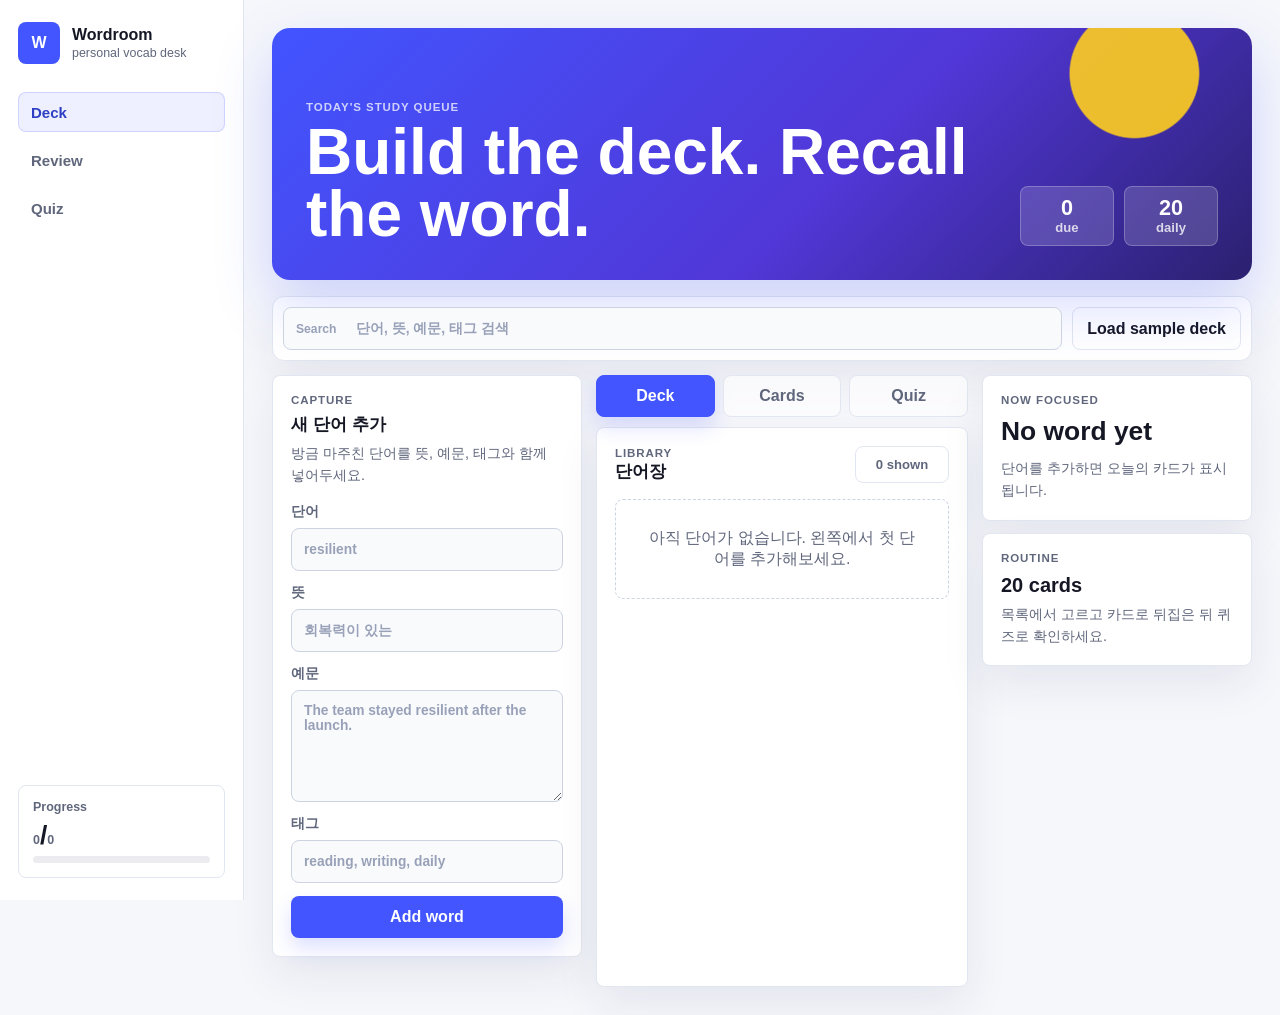
<file: index.html>
<!doctype html>
<html lang="ko">
  <head>
    <meta charset="UTF-8" />
    <meta name="viewport" content="width=device-width, initial-scale=1.0" />
    <title>Wordroom</title>
    <link rel="stylesheet" href="styles.css" />
  </head>
  <body>
    <div class="app-shell">
      <aside class="rail" aria-label="앱 내비게이션">
        <a class="brand" href="#" aria-label="Wordroom 홈">
          <span class="brand-mark">W</span>
          <span>
            <strong>Wordroom</strong>
            <small>personal vocab desk</small>
          </span>
        </a>

        <nav class="rail-nav" aria-label="주요 메뉴">
          <a class="rail-link active" href="#listView" data-view="list">Deck</a>
          <a class="rail-link" href="#cardsView" data-view="cards">Review</a>
          <a class="rail-link" href="#quizView" data-view="quiz">Quiz</a>
        </nav>

        <div class="rail-card">
          <span>Progress</span>
          <strong><span id="learnedCount">0</span>/<span id="totalCount">0</span></strong>
          <div class="mini-progress" aria-hidden="true"><i id="progressFill"></i></div>
        </div>
      </aside>

      <main class="main-stage">
        <header class="topbar">
          <div>
            <p class="eyebrow">Today's study queue</p>
            <h1>Build the deck. Recall the word.</h1>
          </div>
          <div class="stats" aria-label="학습 통계">
            <span><strong id="dueCount">0</strong> due</span>
            <span><strong id="sessionCount">20</strong> daily</span>
          </div>
        </header>

        <section class="command-strip" aria-label="단어장 도구">
          <label class="search-box">
            <span aria-hidden="true">Search</span>
            <input id="searchInput" type="search" placeholder="단어, 뜻, 예문, 태그 검색" />
          </label>
          <button class="ghost-btn" id="seedBtn" type="button">Load sample deck</button>
        </section>

        <main class="workspace">
          <section class="panel word-form" aria-labelledby="addWordTitle">
            <div class="section-heading">
              <p class="eyebrow">Capture</p>
              <h2 id="addWordTitle">새 단어 추가</h2>
              <p>방금 마주친 단어를 뜻, 예문, 태그와 함께 넣어두세요.</p>
            </div>

            <form id="wordForm">
              <label>
                단어
                <input id="wordInput" type="text" autocomplete="off" required placeholder="resilient" />
              </label>
              <label>
                뜻
                <input id="meaningInput" type="text" autocomplete="off" required placeholder="회복력이 있는" />
              </label>
              <label>
                예문
                <textarea id="exampleInput" rows="4" placeholder="The team stayed resilient after the launch."></textarea>
              </label>
              <label>
                태그
                <input id="tagInput" type="text" autocomplete="off" placeholder="reading, writing, daily" />
              </label>
              <button class="primary-btn" type="submit">Add word</button>
            </form>
          </section>

          <section class="study-area">
            <nav class="tabs" aria-label="학습 모드">
              <button class="tab active" type="button" data-view="list">Deck</button>
              <button class="tab" type="button" data-view="cards">Cards</button>
              <button class="tab" type="button" data-view="quiz">Quiz</button>
            </nav>

            <section class="panel view active" id="listView" aria-labelledby="wordListTitle">
              <div class="section-heading inline">
                <div>
                  <p class="eyebrow">Library</p>
                  <h2 id="wordListTitle">단어장</h2>
                </div>
                <span class="status-pill"><span id="shownCount">0</span> shown</span>
              </div>

              <div class="word-list" id="wordList"></div>
              <p class="empty-state" id="emptyState">아직 단어가 없습니다. 첫 단어를 추가해보세요.</p>
            </section>

            <section class="panel view" id="cardsView" aria-labelledby="cardTitle">
              <div class="section-heading inline">
                <div>
                  <p class="eyebrow">Review</p>
                  <h2 id="cardTitle">플래시카드</h2>
                </div>
                <span class="status-pill">tap to flip</span>
              </div>

              <button class="flashcard" id="flashcard" type="button">
                <span id="cardLabel">word</span>
                <strong id="cardWord">단어 없음</strong>
                <small id="cardHint">단어를 추가하면 카드가 시작됩니다.</small>
              </button>

              <div class="card-actions">
                <button class="secondary-btn" id="prevCardBtn" type="button">Previous</button>
                <button class="primary-btn" id="knowBtn" type="button">I know this</button>
                <button class="secondary-btn" id="nextCardBtn" type="button">Next</button>
              </div>
            </section>

            <section class="panel view" id="quizView" aria-labelledby="quizTitle">
              <div class="section-heading inline">
                <div>
                  <p class="eyebrow">Recall</p>
                  <h2 id="quizTitle">뜻 맞히기</h2>
                </div>
                <span class="status-pill" id="quizProgress">0 / 0</span>
              </div>

              <div class="quiz-card">
                <strong id="quizWord">단어가 필요합니다</strong>
                <div class="options" id="quizOptions"></div>
                <p id="quizResult" class="quiz-result"></p>
              </div>
            </section>
          </section>

          <aside class="insight-panel" aria-label="학습 요약">
            <section class="panel focus-card">
              <p class="eyebrow">Now focused</p>
              <strong id="focusWord">No word yet</strong>
              <span id="focusMeaning">단어를 추가하면 오늘의 카드가 표시됩니다.</span>
            </section>

            <section class="panel rhythm-card">
              <p class="eyebrow">Routine</p>
              <div>
                <strong>20 cards</strong>
                <span>목록에서 고르고 카드로 뒤집은 뒤 퀴즈로 확인하세요.</span>
              </div>
            </section>
          </aside>
        </main>
      </main>
    </div>

    <script src="app.js"></script>
  </body>
</html>
</file>
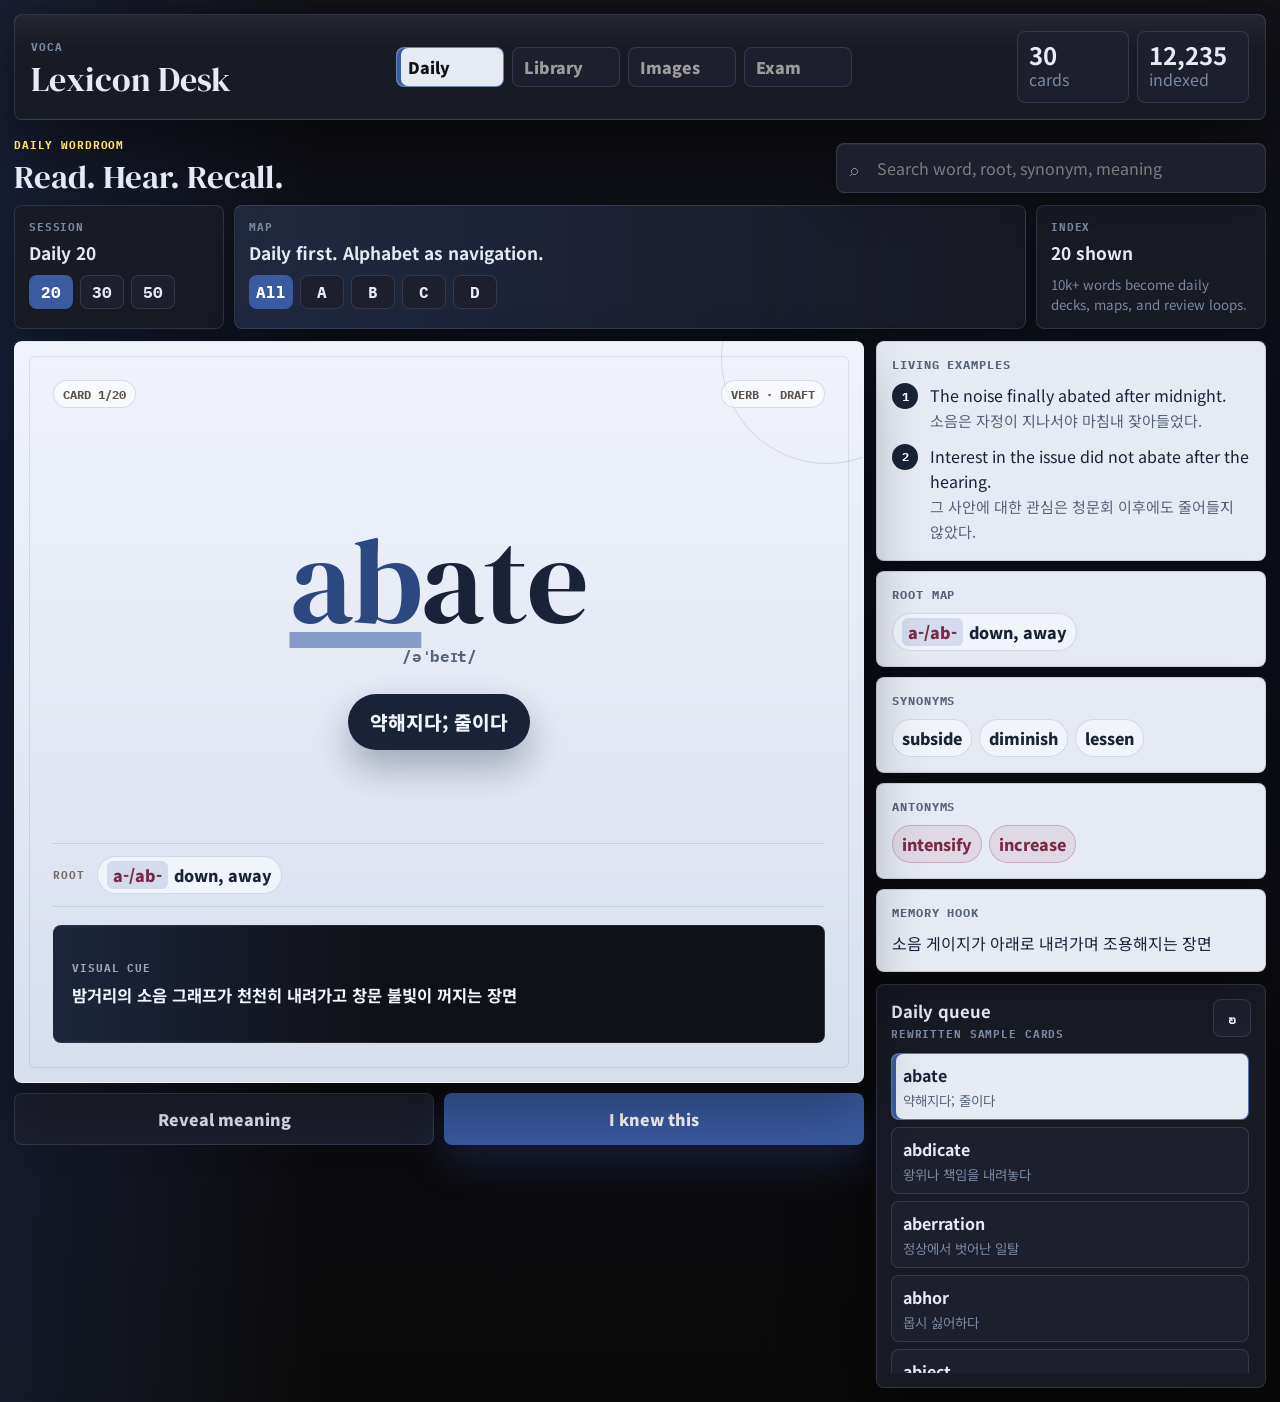
<file: app/index.html>
<!doctype html>
<html lang="ko">
  <head>
    <meta charset="UTF-8" />
    <meta name="viewport" content="width=device-width, initial-scale=1.0" />
    <title>Voca App</title>
    <link rel="icon" href="data:," />
    <link rel="stylesheet" href="styles.css" />
  </head>
  <body>
    <main class="study-shell">
      <aside class="side-rail" aria-label="학습 메뉴">
        <div>
          <p class="rail-kicker">voca</p>
          <h1>Lexicon Desk</h1>
        </div>
        <nav class="rail-nav" aria-label="주요 섹션">
          <button class="rail-item active" type="button">Daily</button>
          <button class="rail-item" type="button">Library</button>
          <button class="rail-item" type="button">Images</button>
          <button class="rail-item" type="button">Exam</button>
        </nav>
        <div class="rail-stats" aria-label="데이터 상태">
          <span><strong id="totalCount">0</strong> cards</span>
          <span><strong id="indexCount">0</strong> indexed</span>
        </div>
      </aside>

      <section class="study-main">
        <header class="command-center">
          <div>
            <p class="eyebrow">Daily wordroom</p>
            <h2>Read. Hear. Recall.</h2>
          </div>
          <label class="search-box">
            <span aria-hidden="true">⌕</span>
            <input id="searchInput" type="search" autocomplete="off" placeholder="Search word, root, synonym, meaning" />
          </label>
        </header>

        <section class="deck-strip" aria-label="학습 설정">
          <div class="mission-tile">
            <p>Session</p>
            <strong id="dailyLabel">Daily 20</strong>
            <div class="segmented" aria-label="하루 학습량">
              <button class="segment active" type="button" data-daily-size="20">20</button>
              <button class="segment" type="button" data-daily-size="30">30</button>
              <button class="segment" type="button" data-daily-size="50">50</button>
            </div>
          </div>
          <div class="mission-tile wide">
            <p>Map</p>
            <strong>Daily first. Alphabet as navigation.</strong>
            <div class="alphabet-rail" aria-label="알파벳 구조">
              <button class="alpha active" type="button" data-alpha="all">All</button>
              <button class="alpha" type="button" data-alpha="a">A</button>
              <button class="alpha" type="button" data-alpha="b">B</button>
              <button class="alpha" type="button" data-alpha="c">C</button>
              <button class="alpha" type="button" data-alpha="d">D</button>
            </div>
          </div>
          <div class="mission-tile">
            <p>Index</p>
            <strong id="visibleCount">0 shown</strong>
            <small>10k+ words become daily decks, maps, and review loops.</small>
          </div>
        </section>

        <section class="study-layout">
          <aside class="queue-panel" aria-labelledby="wordListTitle">
            <div class="section-title">
              <div>
                <h3 id="wordListTitle">Daily queue</h3>
                <p>rewritten sample cards</p>
              </div>
              <button id="randomBtn" class="icon-command" type="button" aria-label="랜덤 카드">↻</button>
            </div>
            <div id="wordList" class="word-list"></div>
          </aside>

          <section class="focus-panel" aria-live="polite">
            <article id="cardView" class="focus-card"></article>
            <div class="card-actions">
              <button id="flashcardBtn" class="secondary-btn" type="button">Reveal meaning</button>
              <button id="knownBtn" class="primary-btn" type="button">I knew this</button>
            </div>
          </section>

          <aside id="sideView" class="insight-panel" aria-label="단어 세부 정보"></aside>
        </section>
      </section>
    </main>

    <script src="app.js"></script>
    <script>
      if (window.location.hash.includes("figmacapture")) {
        const captureScript = document.createElement("script");
        captureScript.src = "https://mcp.figma.com/mcp/html-to-design/capture.js";
        captureScript.async = true;
        document.head.append(captureScript);
      }
    </script>
  </body>
</html>
</file>
<file: styles.css>
:root {
  color-scheme: light;
  --bg: #f6f7fb;
  --surface: #ffffff;
  --surface-soft: #f9fafc;
  --ink: #151724;
  --muted: #60677c;
  --faint: #98a1b8;
  --line: #e2e6f0;
  --line-strong: #ccd3e1;
  --accent: #4255ff;
  --accent-dark: #2f3fc4;
  --accent-soft: #eef0ff;
  --success: #14804a;
  --success-soft: #eaf7ef;
  --danger: #dc3d35;
  --danger-soft: #fff1f0;
  --amber: #ffcd1f;
  --shadow: 0 18px 44px rgba(27, 39, 94, 0.08);
  --radius: 8px;
  --font-ui: "SF Pro Text", "SF Pro Display", Pretendard, "Apple SD Gothic Neo",
    "Noto Sans KR", -apple-system, BlinkMacSystemFont, "Segoe UI", sans-serif;
}

* {
  box-sizing: border-box;
}

html {
  min-width: 320px;
  background: var(--bg);
}

body {
  margin: 0;
  min-height: 100vh;
  color: var(--ink);
  background: var(--bg);
  font-family: var(--font-ui);
  letter-spacing: 0;
}

button,
input,
textarea {
  font: inherit;
}

button {
  cursor: pointer;
}

button:disabled {
  cursor: not-allowed;
  opacity: 0.62;
}

h1,
h2,
p {
  margin: 0;
}

.app-shell {
  display: grid;
  grid-template-columns: 244px minmax(0, 1fr);
  min-height: 100vh;
}

.rail {
  position: sticky;
  top: 0;
  display: grid;
  grid-template-rows: auto auto 1fr;
  gap: 28px;
  height: 100vh;
  padding: 22px 18px;
  border-right: 1px solid var(--line);
  background: #ffffff;
}

.brand {
  display: flex;
  align-items: center;
  gap: 12px;
  color: inherit;
  text-decoration: none;
}

.brand-mark {
  display: grid;
  place-items: center;
  width: 42px;
  height: 42px;
  border-radius: var(--radius);
  background: var(--accent);
  color: #fff;
  font-weight: 850;
}

.brand strong,
.brand small {
  display: block;
}

.brand strong {
  font-size: 1rem;
  font-weight: 820;
}

.brand small {
  margin-top: 2px;
  color: var(--muted);
  font-size: 0.78rem;
}

.rail-nav {
  display: grid;
  gap: 8px;
}

.rail-link {
  display: flex;
  align-items: center;
  min-height: 40px;
  padding: 0 12px;
  border: 1px solid transparent;
  border-radius: var(--radius);
  color: var(--muted);
  font-size: 0.94rem;
  font-weight: 760;
  text-decoration: none;
}

.rail-link:hover {
  background: var(--accent-soft);
  color: var(--ink);
}

.rail-link.active {
  border-color: rgba(66, 85, 255, 0.18);
  background: var(--accent-soft);
  color: var(--accent-dark);
  box-shadow: none;
}

.rail-card {
  align-self: end;
  display: grid;
  gap: 8px;
  padding: 14px;
  border: 1px solid var(--line);
  border-radius: var(--radius);
  background: var(--surface);
}

.rail-card span {
  color: var(--muted);
  font-size: 0.78rem;
  font-weight: 760;
}

.rail-card strong {
  font-size: 1.65rem;
  line-height: 1;
}

.mini-progress {
  height: 7px;
  overflow: hidden;
  border-radius: 99px;
  background: #ececf0;
}

.mini-progress i {
  display: block;
  width: 0%;
  height: 100%;
  border-radius: inherit;
  background: linear-gradient(90deg, var(--accent), #7b61ff);
  transition: width 180ms ease;
}

.main-stage {
  min-width: 0;
  padding: 28px;
}

.topbar {
  position: relative;
  display: grid;
  grid-template-columns: minmax(0, 1fr) auto;
  gap: 18px;
  align-items: end;
  min-height: 252px;
  margin-bottom: 16px;
  overflow: hidden;
  padding: 34px;
  border-radius: 18px;
  background:
    radial-gradient(circle at 88% 18%, rgba(255, 205, 31, 0.9) 0 4rem, transparent 4.1rem),
    linear-gradient(135deg, #4255ff 0%, #5137d7 58%, #2b206f 100%);
  color: #fff;
  box-shadow: 0 24px 58px rgba(66, 85, 255, 0.22);
}

.eyebrow {
  color: var(--muted);
  font-size: 0.72rem;
  font-weight: 850;
  letter-spacing: 0.08em;
  text-transform: uppercase;
}

.topbar .eyebrow {
  color: rgba(255, 255, 255, 0.74);
}

h1 {
  max-width: 760px;
  margin-top: 8px;
  font-size: clamp(2.15rem, 5vw, 4.7rem);
  font-weight: 880;
  line-height: 0.98;
  letter-spacing: 0;
}

h2 {
  font-size: 1.08rem;
  font-weight: 820;
}

.stats {
  display: flex;
  gap: 10px;
}

.stats span,
.status-pill {
  min-width: 94px;
  padding: 10px 12px;
  border: 1px solid var(--line);
  border-radius: var(--radius);
  background: rgba(255, 255, 255, 0.78);
  color: var(--muted);
  font-size: 0.82rem;
  font-weight: 720;
  text-align: center;
}

.topbar .stats span {
  border-color: rgba(255, 255, 255, 0.24);
  background: rgba(255, 255, 255, 0.16);
  color: rgba(255, 255, 255, 0.78);
  backdrop-filter: blur(12px);
}

.stats strong {
  display: block;
  color: var(--ink);
  font-size: 1.35rem;
  line-height: 1.05;
}

.topbar .stats strong {
  color: #fff;
}

.command-strip {
  display: grid;
  grid-template-columns: minmax(0, 1fr) auto;
  gap: 10px;
  margin-bottom: 14px;
  padding: 10px;
  border: 1px solid var(--line);
  border-radius: 12px;
  background: #fff;
  box-shadow: var(--shadow);
}

.search-box {
  position: relative;
  display: block;
}

.search-box span {
  position: absolute;
  left: 13px;
  top: 50%;
  transform: translateY(-50%);
  color: var(--faint);
  font-size: 0.76rem;
  font-weight: 780;
}

.search-box input {
  padding-left: 72px;
}

.workspace {
  display: grid;
  grid-template-columns: 310px minmax(0, 1fr) 270px;
  gap: 14px;
  align-items: start;
}

.panel {
  border: 1px solid var(--line);
  border-radius: var(--radius);
  background: #fff;
  box-shadow: var(--shadow);
}

.word-form,
.view,
.focus-card,
.rhythm-card {
  padding: 18px;
}

.section-heading {
  display: grid;
  gap: 6px;
  margin-bottom: 16px;
}

.section-heading p:not(.eyebrow),
.rhythm-card span,
.focus-card span {
  color: var(--muted);
  font-size: 0.9rem;
  line-height: 1.55;
}

.section-heading.inline {
  display: flex;
  align-items: center;
  justify-content: space-between;
  gap: 12px;
}

form {
  display: grid;
  gap: 13px;
}

label {
  display: grid;
  gap: 7px;
  color: var(--muted);
  font-size: 0.86rem;
  font-weight: 740;
}

input,
textarea {
  width: 100%;
  border: 1px solid var(--line-strong);
  border-radius: var(--radius);
  background: var(--surface-soft);
  color: var(--ink);
  outline: none;
}

input {
  min-height: 43px;
  padding: 0 12px;
}

textarea {
  min-height: 112px;
  padding: 12px;
  resize: vertical;
}

input::placeholder,
textarea::placeholder {
  color: var(--faint);
}

input:focus,
textarea:focus {
  border-color: rgba(49, 92, 246, 0.72);
  box-shadow: 0 0 0 3px rgba(49, 92, 246, 0.14);
}

.primary-btn,
.secondary-btn,
.ghost-btn,
.tab,
.option-btn {
  min-height: 42px;
  border-radius: var(--radius);
  border: 1px solid transparent;
  font-weight: 800;
}

.primary-btn {
  display: inline-flex;
  align-items: center;
  justify-content: center;
  background: var(--accent);
  color: #fff;
  box-shadow: 0 10px 20px rgba(66, 85, 255, 0.18);
}

.primary-btn:hover {
  background: var(--accent-dark);
}

.secondary-btn,
.ghost-btn {
  border-color: var(--line);
  background: var(--surface);
  color: var(--ink);
}

.secondary-btn:hover,
.ghost-btn:hover {
  border-color: var(--line-strong);
  background: var(--surface-soft);
}

.ghost-btn {
  padding: 0 14px;
  white-space: nowrap;
}

.study-area {
  min-width: 0;
}

.tabs {
  display: grid;
  grid-template-columns: repeat(3, 1fr);
  gap: 8px;
  margin-bottom: 10px;
}

.tab {
  border-color: var(--line);
  background: rgba(255, 255, 255, 0.68);
  color: var(--muted);
}

.tab.active {
  border-color: var(--accent);
  background: var(--accent);
  color: #fff;
  box-shadow: 0 10px 20px rgba(66, 85, 255, 0.18);
}

.view {
  display: none;
  min-height: 560px;
}

.view.active {
  display: block;
}

.word-list {
  display: grid;
  gap: 9px;
}

.word-item {
  display: grid;
  grid-template-columns: minmax(0, 1fr) auto;
  gap: 12px;
  align-items: center;
  padding: 13px;
  border: 1px solid var(--line);
  border-radius: var(--radius);
  background: #fff;
}

.word-item.learned {
  border-color: rgba(20, 128, 74, 0.28);
  background: linear-gradient(90deg, var(--success-soft), #fff);
}

.word-main {
  min-width: 0;
}

.word-main strong {
  display: block;
  margin-bottom: 4px;
  font-size: 1.02rem;
  font-weight: 850;
  overflow-wrap: anywhere;
}

.word-main p {
  color: var(--muted);
  font-size: 0.92rem;
  line-height: 1.45;
  overflow-wrap: anywhere;
}

.word-meta {
  display: flex;
  align-items: center;
  gap: 7px;
  margin-top: 9px;
  flex-wrap: wrap;
  color: var(--muted);
  font-size: 0.82rem;
  line-height: 1.45;
}

.tag {
  display: inline-flex;
  align-items: center;
  min-height: 24px;
  padding: 0 8px;
  border: 1px solid rgba(49, 92, 246, 0.22);
  border-radius: 99px;
  background: var(--accent-soft);
  color: var(--accent-dark);
  font-size: 0.74rem;
  font-weight: 800;
}

.word-actions {
  display: flex;
  gap: 7px;
}

.icon-btn {
  width: 36px;
  height: 36px;
  border: 1px solid var(--line);
  border-radius: var(--radius);
  background: var(--surface);
  color: var(--ink);
  font-size: 1rem;
  font-weight: 850;
}

.icon-btn.done {
  background: var(--success);
  color: #fff;
}

.icon-btn.delete:hover {
  border-color: rgba(220, 61, 53, 0.45);
  background: var(--danger-soft);
  color: var(--danger);
}

.empty-state {
  display: none;
  padding: 28px;
  border: 1px dashed var(--line-strong);
  border-radius: var(--radius);
  color: var(--muted);
  text-align: center;
}

.empty-state.visible {
  display: block;
}

.flashcard {
  display: grid;
  place-items: center;
  gap: 16px;
  width: 100%;
  min-height: 360px;
  padding: 36px;
  border: 1px solid var(--line);
  border-radius: var(--radius);
  background:
    radial-gradient(circle at 16% 18%, rgba(255, 205, 31, 0.7), transparent 7rem),
    linear-gradient(135deg, #151724 0%, #26277a 56%, #4255ff 100%);
  color: var(--ink);
  text-align: center;
}

.flashcard span {
  color: rgba(255, 255, 255, 0.72);
  font-size: 0.74rem;
  font-weight: 850;
  letter-spacing: 0.08em;
  text-transform: uppercase;
}

.flashcard strong {
  max-width: 100%;
  color: #fff;
  font-size: clamp(2.4rem, 8vw, 5.8rem);
  font-weight: 860;
  line-height: 0.96;
  overflow-wrap: anywhere;
}

.flashcard small {
  max-width: 48ch;
  color: rgba(255, 255, 255, 0.76);
  font-size: 1rem;
  line-height: 1.55;
}

.card-actions {
  display: grid;
  grid-template-columns: repeat(3, 1fr);
  gap: 10px;
  margin-top: 12px;
}

.quiz-card {
  display: grid;
  gap: 18px;
  padding: 18px;
  border: 1px solid var(--line);
  border-radius: var(--radius);
  background: var(--surface-soft);
}

#quizWord {
  font-size: clamp(2rem, 6vw, 4rem);
  font-weight: 860;
  line-height: 1.02;
  overflow-wrap: anywhere;
}

.options {
  display: grid;
  gap: 10px;
}

.option-btn {
  padding: 13px 14px;
  border-color: var(--line);
  background: var(--surface);
  color: var(--ink);
  text-align: left;
}

.option-btn:hover {
  border-color: var(--line-strong);
}

.option-btn.correct {
  border-color: rgba(20, 128, 74, 0.36);
  background: var(--success-soft);
}

.option-btn.wrong {
  border-color: rgba(220, 61, 53, 0.38);
  background: var(--danger-soft);
}

.quiz-result {
  min-height: 24px;
  color: var(--muted);
  font-weight: 800;
}

.insight-panel {
  display: grid;
  gap: 12px;
}

.focus-card,
.rhythm-card {
  display: grid;
  gap: 10px;
}

.focus-card strong {
  font-size: 1.65rem;
  font-weight: 860;
  overflow-wrap: anywhere;
}

.rhythm-card div {
  display: grid;
  gap: 6px;
}

.rhythm-card strong {
  font-size: 1.25rem;
}

@media (max-width: 1120px) {
  .workspace {
    grid-template-columns: 300px minmax(0, 1fr);
  }

  .insight-panel {
    grid-column: 1 / -1;
    grid-template-columns: repeat(2, minmax(0, 1fr));
  }

  .view {
    min-height: 500px;
  }
}

@media (max-width: 860px) {
  .app-shell {
    grid-template-columns: 1fr;
  }

  .rail {
    position: static;
    height: auto;
    grid-template-columns: 1fr;
    padding: 14px;
    border-right: 0;
    border-bottom: 1px solid var(--line);
  }

  .rail-nav {
    grid-template-columns: repeat(3, 1fr);
  }

  .rail-card {
    display: none;
  }

  .main-stage {
    padding: 18px;
  }

  .topbar,
  .command-strip,
  .workspace,
  .insight-panel {
    grid-template-columns: 1fr;
  }

  .stats {
    justify-content: stretch;
  }

  .stats span {
    flex: 1;
  }

  .view {
    min-height: auto;
  }
}

@media (max-width: 540px) {
  .rail,
  .main-stage {
    padding: 10px;
  }

  .brand-mark {
    width: 38px;
    height: 38px;
  }

  .rail-nav,
  .tabs,
  .card-actions {
    grid-template-columns: 1fr;
  }

  .topbar {
    margin-top: 8px;
  }

  h1 {
    font-size: 2.2rem;
  }

  .word-form,
  .view,
  .focus-card,
  .rhythm-card {
    padding: 14px;
  }

  .section-heading.inline {
    align-items: stretch;
    flex-direction: column;
  }

  .status-pill {
    width: 100%;
  }

  .word-item {
    grid-template-columns: 1fr;
  }

  .word-actions {
    justify-content: stretch;
  }

  .icon-btn {
    flex: 1;
  }

  .flashcard {
    min-height: 280px;
    padding: 24px 18px;
  }
}
</file>
<file: app/styles.css>
@import url("https://fonts.googleapis.com/css2?family=DM+Serif+Display&family=IBM+Plex+Mono:wght@500;600;700&family=Noto+Sans+KR:wght@500;700;900&display=swap");

:root {
  /* shadcn TweakCN "Starry Night" — dark navy + blue primary + amber kicker */
  --canvas: #0b0d18;
  --surface-100: #181a24;
  --surface-200: #1d1f2d;
  --surface-300: #23243a;
  --paper: #e6eaf3;
  --paper-2: #d6deec;
  --paper-3: #f1f4fb;
  --ink: #1a2238;
  --ink-2: #2c354d;
  --text: #e6eaf3;
  --muted: #7a88a1;
  --hairline: rgba(188, 205, 240, 0.14);
  --paper-line: rgba(26, 34, 56, 0.13);
  --primary: #3a5ba0;
  --primary-deep: #2c4880;
  --primary-soft: rgba(58, 91, 160, 0.18);
  --accent: #bccdf0;
  --amber: #ffe066;
  --rose: #a04a6c;
  /* Backwards-compat aliases so existing rules that reference --red/--blue still work */
  --red: var(--primary);
  --red-deep: var(--primary-deep);
  --blue: var(--accent);
  --shadow-high: 0 28px 80px rgba(0, 0, 0, 0.55);
  --shadow-paper: 0 28px 60px rgba(0, 0, 0, 0.32);
}

* {
  box-sizing: border-box;
}

body {
  margin: 0;
  min-height: 100vh;
  color: var(--text);
  background:
    linear-gradient(90deg, rgba(58, 91, 160, 0.20), transparent 20rem),
    linear-gradient(180deg, #111116 0%, var(--canvas) 34%, #0b0a0a 100%);
  font-family:
    "Noto Sans KR", "Apple SD Gothic Neo", "Avenir Next", "SF Pro Text",
    sans-serif;
}

body::before {
  position: fixed;
  inset: 0;
  pointer-events: none;
  content: "";
  opacity: 0.32;
  background-image:
    linear-gradient(rgba(255, 255, 255, 0.04) 1px, transparent 1px),
    linear-gradient(90deg, rgba(255, 255, 255, 0.035) 1px, transparent 1px);
  background-size: 48px 48px;
  mask-image: linear-gradient(180deg, #000 0%, transparent 76%);
}

button,
input {
  font: inherit;
}

button {
  cursor: pointer;
}

h1,
h2,
h3,
p {
  margin: 0;
}

.study-shell {
  position: relative;
  display: block;
  width: min(1500px, calc(100% - 28px));
  margin: 0 auto;
  padding: 14px 0;
}

.side-rail {
  display: grid;
  grid-template-columns: minmax(190px, auto) minmax(280px, 1fr) auto;
  gap: 18px;
  align-items: center;
  min-height: auto;
  margin-bottom: 18px;
  padding: 16px;
  border: 1px solid var(--hairline);
  border-radius: 8px;
  background:
    linear-gradient(180deg, rgba(255, 255, 255, 0.055), transparent 32%),
    var(--surface-100);
  box-shadow: var(--shadow-high);
}

.rail-kicker,
.eyebrow,
.mission-tile p,
.section-title p,
.micro-label,
.deck-code,
.image-placeholder span {
  font-family: "IBM Plex Mono", "SF Mono", ui-monospace, Menlo, monospace;
  font-size: 0.68rem;
  font-weight: 700;
  letter-spacing: 0.08em;
  text-transform: uppercase;
}

.rail-kicker {
  color: var(--muted);
}

h1 {
  margin-top: 10px;
  max-width: none;
  font-family: "DM Serif Display", Georgia, serif;
  font-size: 2.15rem;
  font-weight: 400;
  line-height: 0.88;
  letter-spacing: 0;
}

.rail-nav {
  display: flex;
  flex-wrap: wrap;
  justify-content: center;
  gap: 8px;
  margin-top: 0;
}

.rail-item {
  min-height: 40px;
  min-width: 108px;
  padding: 0 11px;
  border: 1px solid var(--hairline);
  border-radius: 8px;
  background: #1d1f2d;
  color: rgba(238, 233, 223, 0.62);
  font-weight: 900;
  text-align: left;
}

.rail-item.active {
  border-color: rgba(58, 91, 160, 0.72);
  background: #e6eaf3;
  color: #111;
  box-shadow: inset 4px 0 0 var(--red);
}

.rail-stats {
  display: flex;
  gap: 8px;
}

.rail-stats span {
  min-width: 112px;
  padding: 11px;
  border: 1px solid var(--hairline);
  border-radius: 8px;
  background: #1d1f2d;
  color: var(--muted);
}

.rail-stats strong {
  display: block;
  color: var(--text);
  font-size: 1.5rem;
  line-height: 1;
}

.study-main {
  display: flex;
  flex-direction: column;
  min-width: 0;
}

.command-center {
  display: grid;
  grid-template-columns: minmax(0, 1fr) minmax(280px, 430px);
  gap: 14px;
  align-items: end;
  margin-bottom: 12px;
}

.eyebrow {
  width: fit-content;
  margin-bottom: 8px;
  color: var(--amber);
}

.command-center h2 {
  font-family: "DM Serif Display", Georgia, serif;
  font-size: clamp(1.7rem, 2.6vw, 2.6rem);
  font-weight: 400;
  line-height: 1;
  letter-spacing: -0.005em;
  color: var(--text);
}

.search-box {
  position: relative;
  display: block;
}

.search-box span {
  position: absolute;
  left: 14px;
  top: 50%;
  color: var(--muted);
  transform: translateY(-50%);
}

input {
  width: 100%;
  min-height: 50px;
  padding: 0 14px 0 40px;
  border: 1px solid var(--hairline);
  border-radius: 8px;
  background: var(--surface-200);
  color: var(--text);
  outline: none;
  box-shadow:
    inset 0 1px 0 rgba(255, 255, 255, 0.05),
    0 18px 40px rgba(0, 0, 0, 0.16);
}

input::placeholder {
  color: rgba(238, 233, 223, 0.46);
}

input:focus {
  border-color: rgba(111, 168, 255, 0.88);
  box-shadow:
    0 0 0 3px rgba(111, 168, 255, 0.18),
    0 18px 40px rgba(0, 0, 0, 0.2);
}

.deck-strip {
  display: grid;
  grid-template-columns: 210px minmax(0, 1fr) 230px;
  gap: 10px;
  margin-bottom: 12px;
}

.mission-tile {
  min-height: 105px;
  padding: 14px;
  border: 1px solid var(--hairline);
  border-radius: 8px;
  background: var(--surface-100);
  box-shadow: 0 18px 42px rgba(0, 0, 0, 0.22);
}

.mission-tile.wide {
  background:
    linear-gradient(90deg, rgba(58, 91, 160, 0.22), transparent),
    var(--surface-100);
}

.mission-tile p {
  margin-bottom: 8px;
  color: var(--muted);
}

.mission-tile strong {
  display: block;
  margin-bottom: 11px;
  color: var(--text);
  font-size: 1.08rem;
  line-height: 1.28;
}

.mission-tile small {
  display: block;
  color: var(--muted);
  line-height: 1.45;
}

.segmented,
.alphabet-rail,
.chip-row {
  display: flex;
  flex-wrap: wrap;
  gap: 7px;
}

.segment,
.alpha {
  min-height: 34px;
  min-width: 44px;
  border: 1px solid var(--hairline);
  border-radius: 8px;
  background: var(--surface-200);
  color: var(--text);
  font-family: "IBM Plex Mono", "SF Mono", ui-monospace, Menlo, monospace;
  font-weight: 700;
}

.segment.active,
.alpha.active {
  border-color: rgba(58, 91, 160, 0.82);
  background: var(--red);
  color: #fff;
}

.study-layout {
  display: grid;
  grid-template-columns: minmax(560px, 1fr) minmax(340px, 390px);
  grid-template-areas:
    "focus insight"
    "focus queue";
  gap: 12px;
  align-items: start;
}

.queue-panel {
  grid-area: queue;
  padding: 14px;
  border: 1px solid var(--hairline);
  border-radius: 8px;
  background: var(--surface-100);
  box-shadow: var(--shadow-high);
}

.insight-panel {
  grid-area: insight;
  display: grid;
  gap: 10px;
}

.section-title {
  display: flex;
  align-items: start;
  justify-content: space-between;
  gap: 12px;
  margin-bottom: 12px;
}

.section-title h3 {
  color: var(--text);
  font-size: 1.04rem;
}

.section-title p {
  color: var(--muted);
  margin-top: 4px;
}

.icon-command {
  width: 38px;
  height: 38px;
  border: 1px solid var(--hairline);
  border-radius: 8px;
  background: var(--surface-200);
  color: var(--text);
  font-weight: 950;
}

.word-list {
  display: grid;
  gap: 7px;
  max-height: 320px;
  overflow: auto;
  padding-right: 2px;
}

.word-row {
  width: 100%;
  min-height: 58px;
  padding: 9px 11px;
  border: 1px solid var(--hairline);
  border-radius: 8px;
  background: #1d1f2d;
  color: var(--text);
  text-align: left;
  transition:
    transform 150ms ease,
    border-color 150ms ease,
    background 150ms ease;
}

.word-row:hover {
  transform: translateY(-1px);
  border-color: rgba(58, 91, 160, 0.55);
  background: #1b1c24;
}

.word-row strong,
.word-row span {
  display: block;
  overflow-wrap: anywhere;
}

.word-row strong {
  margin-bottom: 3px;
  font-size: 1rem;
  letter-spacing: 0;
}

.word-row span {
  color: var(--muted);
  font-size: 0.84rem;
}

.word-row.active {
  border-color: rgba(58, 91, 160, 0.82);
  background: var(--paper);
  color: var(--ink);
  box-shadow: inset 4px 0 0 var(--red);
}

.word-row.active span {
  color: #586478;
}

.focus-panel {
  grid-area: focus;
  display: grid;
  gap: 10px;
}

.focus-card {
  position: relative;
  overflow: hidden;
  min-height: 708px;
  padding: clamp(24px, 3vw, 42px);
  border: 1px solid rgba(255, 255, 255, 0.2);
  border-radius: 8px;
  background:
    linear-gradient(180deg, rgba(241, 244, 251, 0.96), rgba(214, 222, 236, 0.96)),
    var(--paper);
  color: var(--ink);
  box-shadow: var(--shadow-paper);
}

.focus-card::before {
  position: absolute;
  inset: 14px;
  border: 1px solid rgba(16, 16, 20, 0.09);
  border-radius: 6px;
  pointer-events: none;
  content: "";
}

.focus-card::after {
  position: absolute;
  right: -70px;
  top: -90px;
  width: 210px;
  height: 210px;
  border: 1px solid rgba(16, 16, 20, 0.12);
  border-radius: 999px;
  content: "";
}

.card-topline {
  position: relative;
  z-index: 1;
  display: flex;
  justify-content: space-between;
  gap: 12px;
  margin-bottom: 28px;
}

.pill {
  display: inline-flex;
  align-items: center;
  min-height: 28px;
  padding: 0 9px;
  border: 1px solid var(--paper-line);
  border-radius: 999px;
  background: rgba(255, 255, 255, 0.52);
  color: #5b554d;
  font-family: "IBM Plex Mono", "SF Mono", ui-monospace, Menlo, monospace;
  font-size: 0.72rem;
  font-weight: 700;
  text-transform: uppercase;
}

.word-stage {
  position: relative;
  z-index: 1;
  display: grid;
  gap: 12px;
  min-height: 405px;
  align-content: center;
  text-align: center;
}

.word-stage h3 {
  margin: 0;
  font-family: "DM Serif Display", Georgia, serif;
  font-size: clamp(5rem, 9.5vw, 11rem);
  font-weight: 400;
  line-height: 0.88;
  letter-spacing: -0.005em;
  overflow-wrap: anywhere;
}

.root-hit {
  color: var(--red-deep);
  text-decoration: underline;
  text-decoration-color: rgba(58, 91, 160, 0.55);
  text-decoration-thickness: 0.13em;
  text-underline-offset: 0.07em;
}

.pronunciation {
  color: #586478;
  font-family: "IBM Plex Mono", "SF Mono", ui-monospace, Menlo, monospace;
  font-weight: 700;
}

.meaning-chip {
  width: fit-content;
  max-width: 100%;
  margin: 14px auto 0;
  padding: 14px 22px;
  border: 0;
  border-radius: 999px;
  background: var(--ink);
  color: var(--paper-3);
  font-size: 1.2rem;
  font-weight: 800;
  letter-spacing: 0;
  box-shadow: 0 18px 36px rgba(26, 34, 56, 0.32);
}

.root-strip {
  position: relative;
  z-index: 1;
  display: grid;
  grid-template-columns: auto minmax(0, 1fr);
  gap: 12px;
  align-items: center;
  margin-top: 2px;
  padding: 12px 0;
  border-top: 1px solid rgba(16, 16, 20, 0.1);
  border-bottom: 1px solid rgba(16, 16, 20, 0.1);
}

.root-strip .micro-label {
  color: #766e65;
}

.image-placeholder {
  position: relative;
  z-index: 1;
  display: grid;
  gap: 8px;
  min-height: 118px;
  margin-top: 18px;
  padding: 16px 18px;
  border: 1px solid rgba(255, 255, 255, 0.08);
  border-radius: 8px;
  background:
    linear-gradient(90deg, rgba(58, 91, 160, 0.28), transparent 42%),
    #101116;
  color: #f1f4fb;
  align-content: center;
}

.image-placeholder span {
  color: rgba(241, 244, 251, 0.62);
}

.image-placeholder strong {
  max-width: 48ch;
  font-size: 1.03rem;
  line-height: 1.55;
}

.card-actions {
  display: grid;
  grid-template-columns: 1fr 1fr;
  gap: 10px;
}

.primary-btn,
.secondary-btn {
  min-height: 52px;
  padding: 0 14px;
  border-radius: 8px;
  font-weight: 950;
  transition:
    transform 140ms ease,
    filter 140ms ease;
}

.primary-btn:active,
.secondary-btn:active {
  transform: translateY(1px);
}

.primary-btn {
  border: 1px solid rgba(58, 91, 160, 0.82);
  background: var(--red);
  color: #fff;
  box-shadow: 0 18px 38px rgba(58, 91, 160, 0.28);
}

.secondary-btn {
  border: 1px solid var(--hairline);
  background: var(--surface-200);
  color: var(--text);
}

.flashcard-back {
  position: relative;
  display: grid;
  place-items: center;
  min-height: 592px;
  border-radius: 8px;
  background:
    linear-gradient(90deg, rgba(58, 91, 160, 0.20), transparent 42%),
    var(--surface-100);
  color: var(--text);
  text-align: center;
}

.flashcard-back .deck-code {
  position: absolute;
  left: 18px;
  top: 16px;
  color: var(--muted);
}

.flashcard-back div {
  max-width: 58ch;
  padding: 24px;
}

.flashcard-back strong {
  display: block;
  margin-bottom: 20px;
  font-size: clamp(2.2rem, 7vw, 4.2rem);
  line-height: 1.08;
}

.flashcard-back p {
  margin-top: 10px;
  color: rgba(238, 233, 223, 0.82);
  line-height: 1.65;
}

.insight-block {
  padding: 15px;
  border: 1px solid var(--paper-line);
  border-radius: 8px;
  background: var(--paper);
  color: var(--ink);
  box-shadow: 0 18px 42px rgba(0, 0, 0, 0.16);
}

.insight-block h3 {
  margin: 0 0 11px;
  color: #586478;
  font-family: "IBM Plex Mono", "SF Mono", ui-monospace, Menlo, monospace;
  font-size: 0.72rem;
  letter-spacing: 0.08em;
  text-transform: uppercase;
}

.example-stack {
  display: grid;
  gap: 10px;
}

.example-line {
  display: grid;
  grid-template-columns: 28px minmax(0, 1fr);
  gap: 10px;
}

.example-line span {
  display: grid;
  place-items: center;
  width: 26px;
  height: 26px;
  border-radius: 999px;
  background: var(--ink);
  color: #fff;
  font-family: "IBM Plex Mono", "SF Mono", ui-monospace, Menlo, monospace;
  font-size: 0.72rem;
  font-weight: 700;
}

.example-line p,
.insight-block p {
  line-height: 1.58;
}

.example-line small {
  color: #586478;
  font-size: 0.94rem;
}

.word-chip {
  padding: 6px 9px;
  border: 1px solid var(--paper-line);
  border-radius: 999px;
  background: #f1f4fb;
  color: var(--ink);
  font-weight: 850;
}

.word-chip.antonym {
  background: rgba(160, 74, 108, 0.10);
  border-color: rgba(160, 74, 108, 0.32);
  color: #7a2a44;
}

.root-row mark {
  margin-right: 6px;
  padding: 2px 6px;
  border-radius: 6px;
  background: rgba(58, 91, 160, 0.16);
  color: #7a2a44;
  font-weight: 950;
}

.empty-state {
  padding: 28px;
  border: 1px dashed currentColor;
  border-radius: 8px;
  color: var(--muted);
  text-align: center;
}

@media (max-width: 1180px) {
  .side-rail {
    grid-template-columns: 1fr auto auto;
    align-items: center;
  }

  .rail-nav,
  .rail-stats {
    margin-top: 0;
  }

  .rail-nav {
    display: flex;
  }

  .rail-stats {
    grid-template-columns: 1fr 1fr;
  }

  .study-layout {
    grid-template-columns: minmax(0, 1fr) 330px;
  }

  .focus-card {
    min-height: 640px;
  }

  .word-stage h3 {
    font-size: clamp(5.4rem, 12vw, 9.5rem);
  }
}

@media (max-width: 820px) {
  .study-shell {
    width: min(100% - 20px, 1500px);
    padding-top: 10px;
  }

  .command-center,
  .deck-strip,
  .side-rail {
    grid-template-columns: 1fr;
  }

  .study-layout {
    grid-template-columns: 1fr;
    grid-template-areas:
      "focus"
      "queue"
      "insight";
  }

  .side-rail {
    gap: 12px;
  }

  h1 {
    max-width: none;
    font-size: 2.15rem;
  }

  .rail-nav,
  .rail-stats,
  .card-actions {
    display: grid;
    grid-template-columns: 1fr 1fr;
  }

  .command-center h2 {
    font-size: clamp(2.1rem, 13vw, 3.8rem);
  }

  .focus-card {
    min-height: 560px;
    padding: 20px;
  }

  .deck-strip {
    order: 3;
  }

  .study-layout {
    order: 2;
  }

  .focus-panel {
    order: -1;
  }

  .word-stage {
    min-height: 270px;
  }

  .word-stage h3 {
    font-size: clamp(4rem, 19vw, 6.4rem);
  }

  .root-strip {
    grid-template-columns: 1fr;
  }

  .word-list {
    max-height: 260px;
  }
}
</file>
